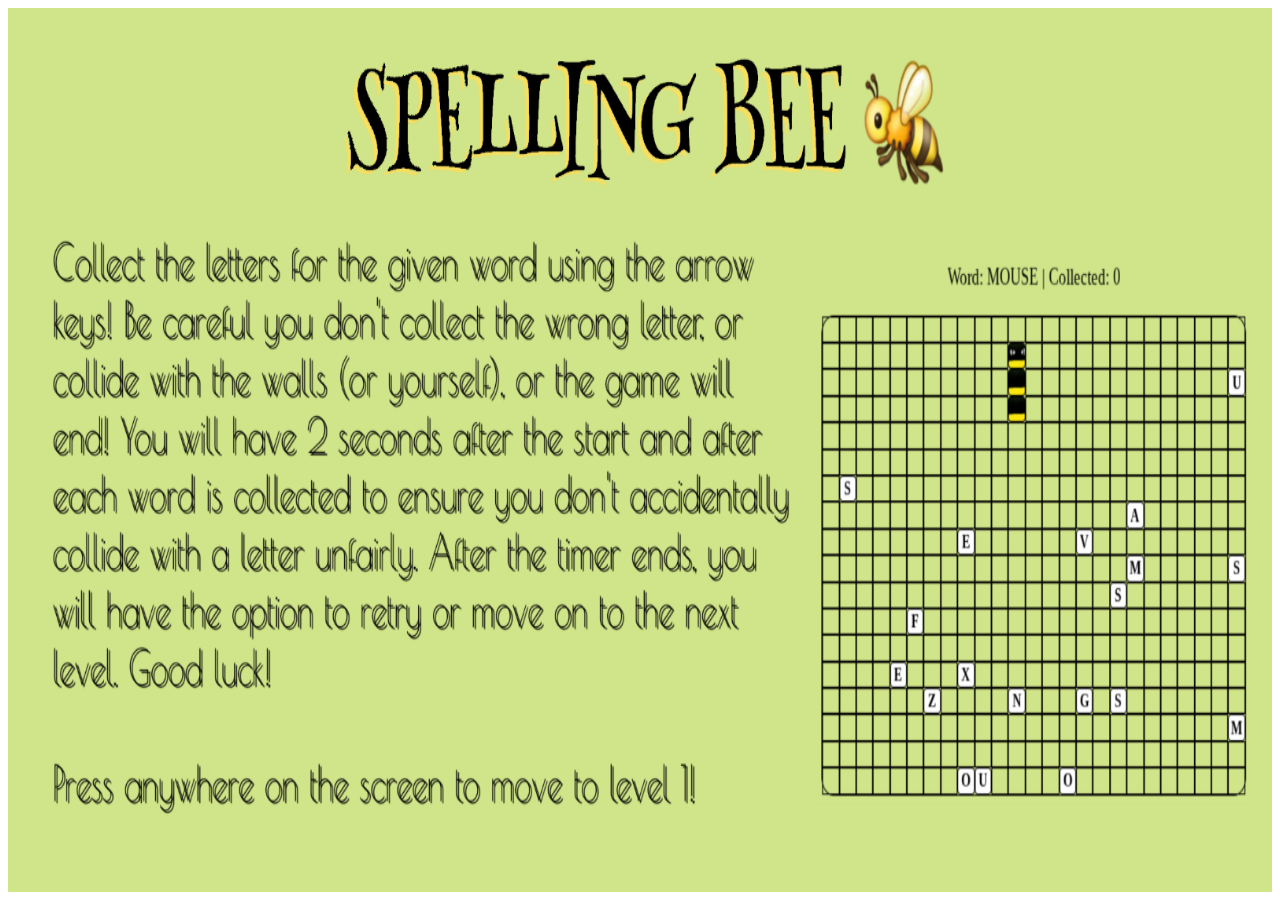
<file: index.html>
<html>
    <title>
        Spelling Bee - Home Page
    </title>
    <body>
        <A href="levell1.html">
        <img src="Cover Picture.png" height="100%" width="100%" margin="0">
        </A>
    </body>
</html>
</file>
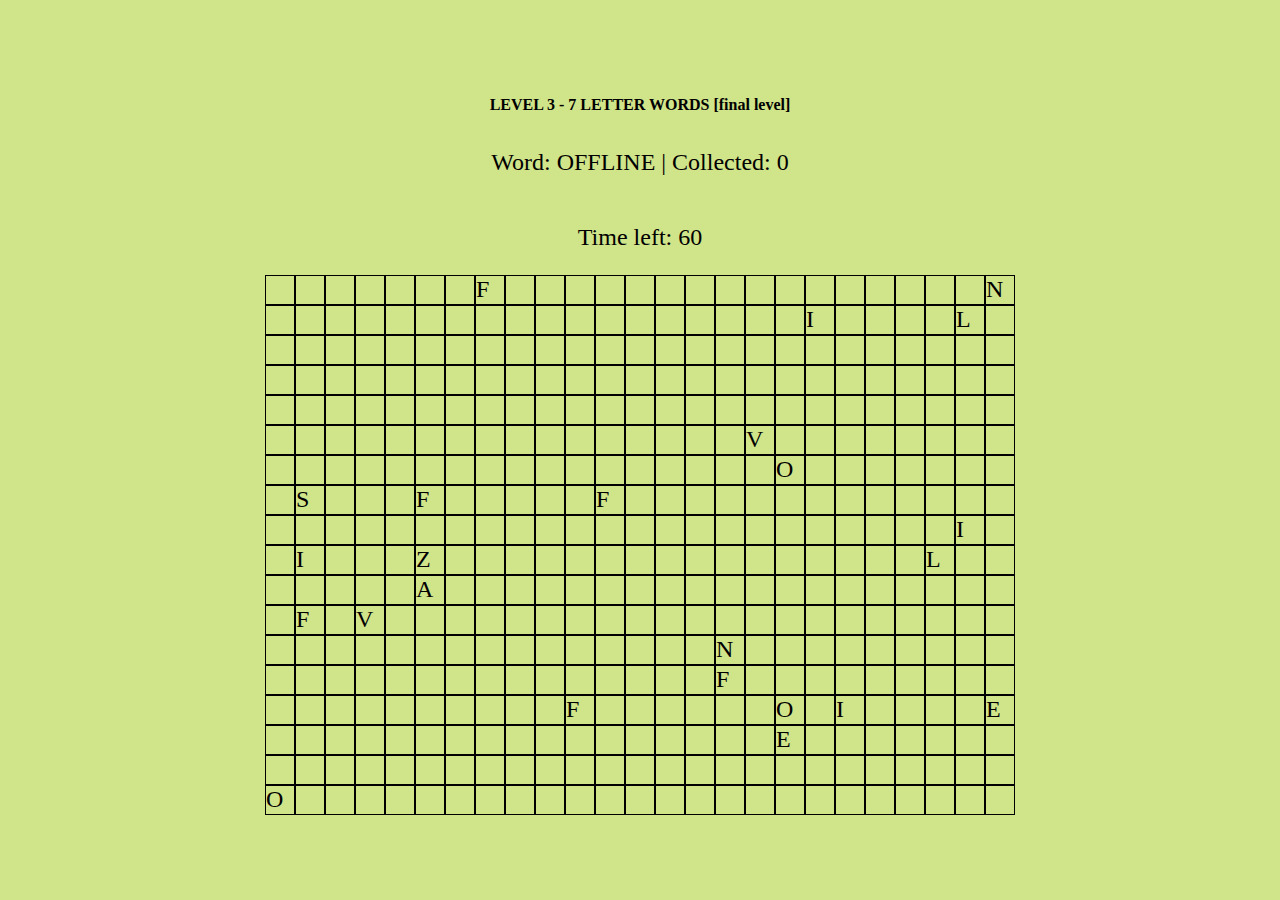
<file: level3.html>
<!DOCTYPE html>
    <head>
        <title>
            SpellingBee - Level 3
        </title>
        <link rel="stylesheet" href="styles.css">
        <meta name="viewport" content="width=device-width, initial-scale=1.0">
    </head>
    <body>
        <h1 id="title">LEVEL 3 - 7 LETTER WORDS [final level] </h1>
        <p id="currentWord"></p>
        <p id="timer">Time left: 60</p>
        <div id="border">
            <div id="grid"></div>
        </div>
        <audio id="correctsoundeffect" src="correct.mp3" preload="auto"></audio>
        <audio id="wrongsoundeffect" src="wrong.mp3" preload="auto"></audio>
        <audio id="timersound" src="timer.mp3" preload="auto"></audio>
        <audio id="sparklesound" src="sparkle.mp3" preload="auto"></audio>
        <script src="level3code.js">
        </script>
    </body>
</html>
</file>
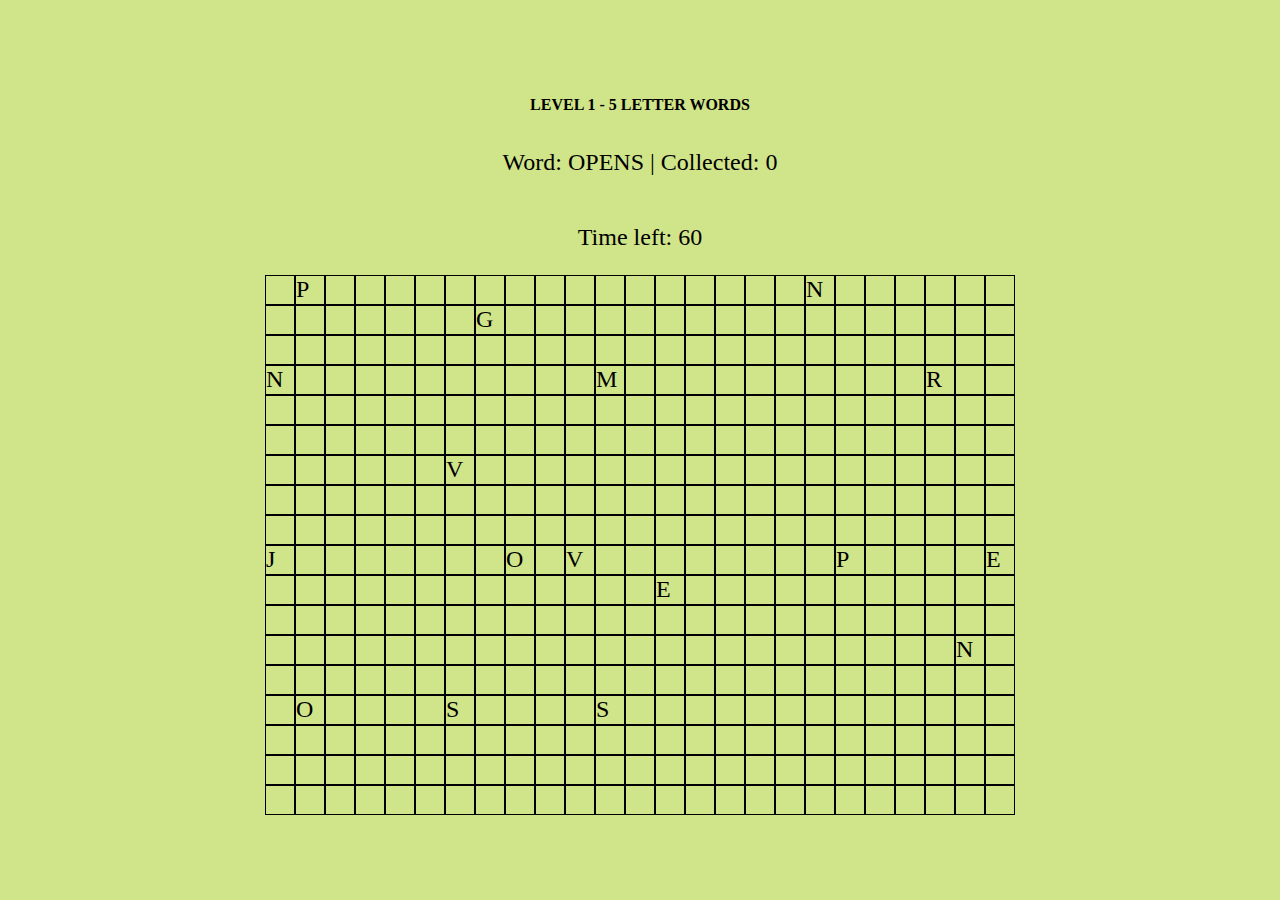
<file: levell1.html>
<!DOCTYPE html>
    <head>
        <title>
            SpellingBee
        </title>
        <link rel="stylesheet" href="styles.css">
        <meta name="viewport" content="width=device-width, initial-scale=1.0">
    </head>
    <body>
        <h1 id="title">LEVEL 1 - 5 LETTER WORDS</h1>
        <p id="currentWord"></p>
        <p id="timer">Time left: 60</p>
        <div id="border">
            <div id="grid"></div>
        </div>
        <audio id="correctsoundeffect" src="correct.mp3" preload="auto"></audio>
        <audio id="wrongsoundeffect" src="wrong.mp3" preload="auto"></audio>
        <audio id="timersound" src="timer.mp3" preload="auto"></audio>
        <audio id="sparklesound" src="sparkle.mp3" preload="auto"></audio>
        <script src="level1code.js">
        </script>
    </body>
</html>
</file>
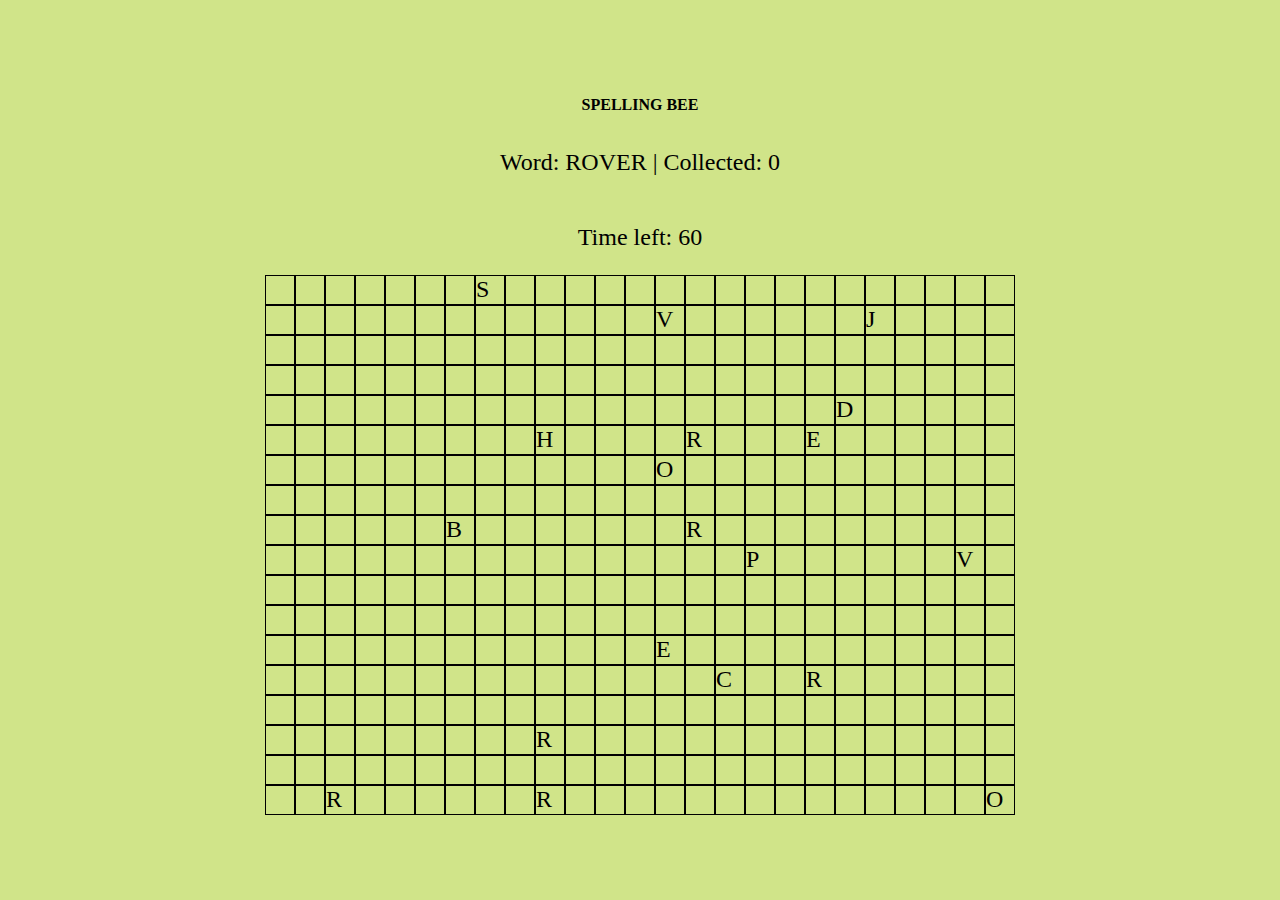
<file: tidiedupcode.html>
<!DOCTYPE html>
    <head>
        <title>
            SpellingBee
        </title>
        <link rel="stylesheet" href="styles.css">
        <meta name="viewport" content="width=device-width, initial-scale=1.0">
    </head>
    <body>
        <h1 id="title">SPELLING BEE</h1>
        <p id="currentWord"></p>
        <p id="timer">Time left: 60</p>
        <div id="border">
            <div id="grid"></div>
        </div>
        <audio id="correctsoundeffect" src="correct.mp3" preload="auto"></audio>
        <script src="code.js">
        </script>
    </body>
</html>
</file>
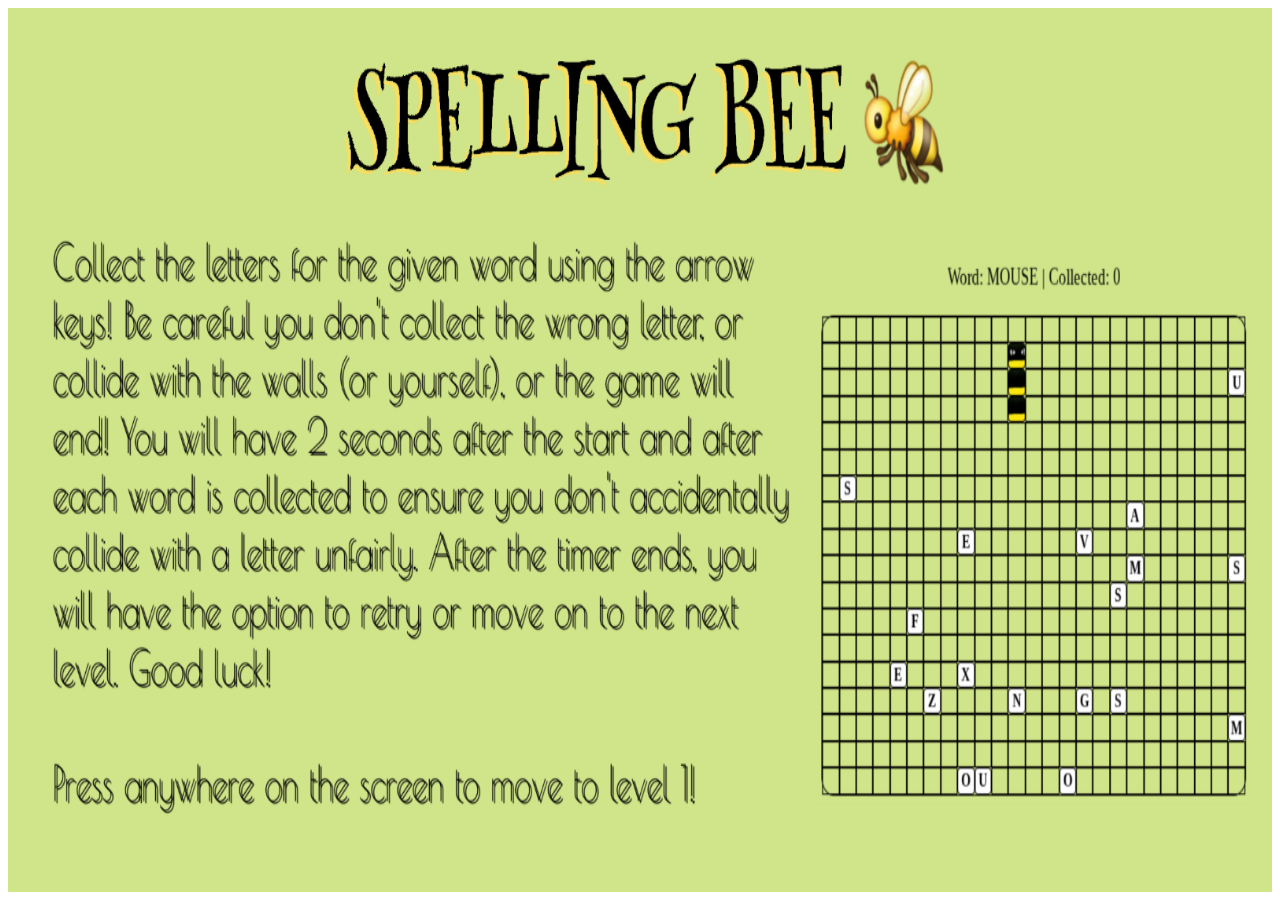
<file: welcome page.html>
<html>
    <title>
        Spelling Bee Home
    </title>
    <body>
        <A href="tidiedupcode.html">
        <img src="Cover Picture.png" height="100%" width="100%" margin="0">
        </A>
    </body>
</html>
</file>
<file: styles.css>
body {
    background-color: #d0e489;
    display: flex;
    flex-direction: column;
    align-items: center;
    justify-content: center;
    min-height: 100vh;
    margin: 0;
    font-size: x-large;
  }
  

#title {
    font-size: medium;
    text-align: center;
    align-items: center;
    display: flex;
}

#grid {
    border-radius: 50px;
    display: grid;
    grid-template-columns: repeat(25, 30px);
    grid-template-rows: repeat(18,30px);
    
    
}

#grid div {
    width: 30px;
    height: 30px;
    border: 1px solid #000000;
    box-sizing: border-box;
    margin: auto;
}
</file>
